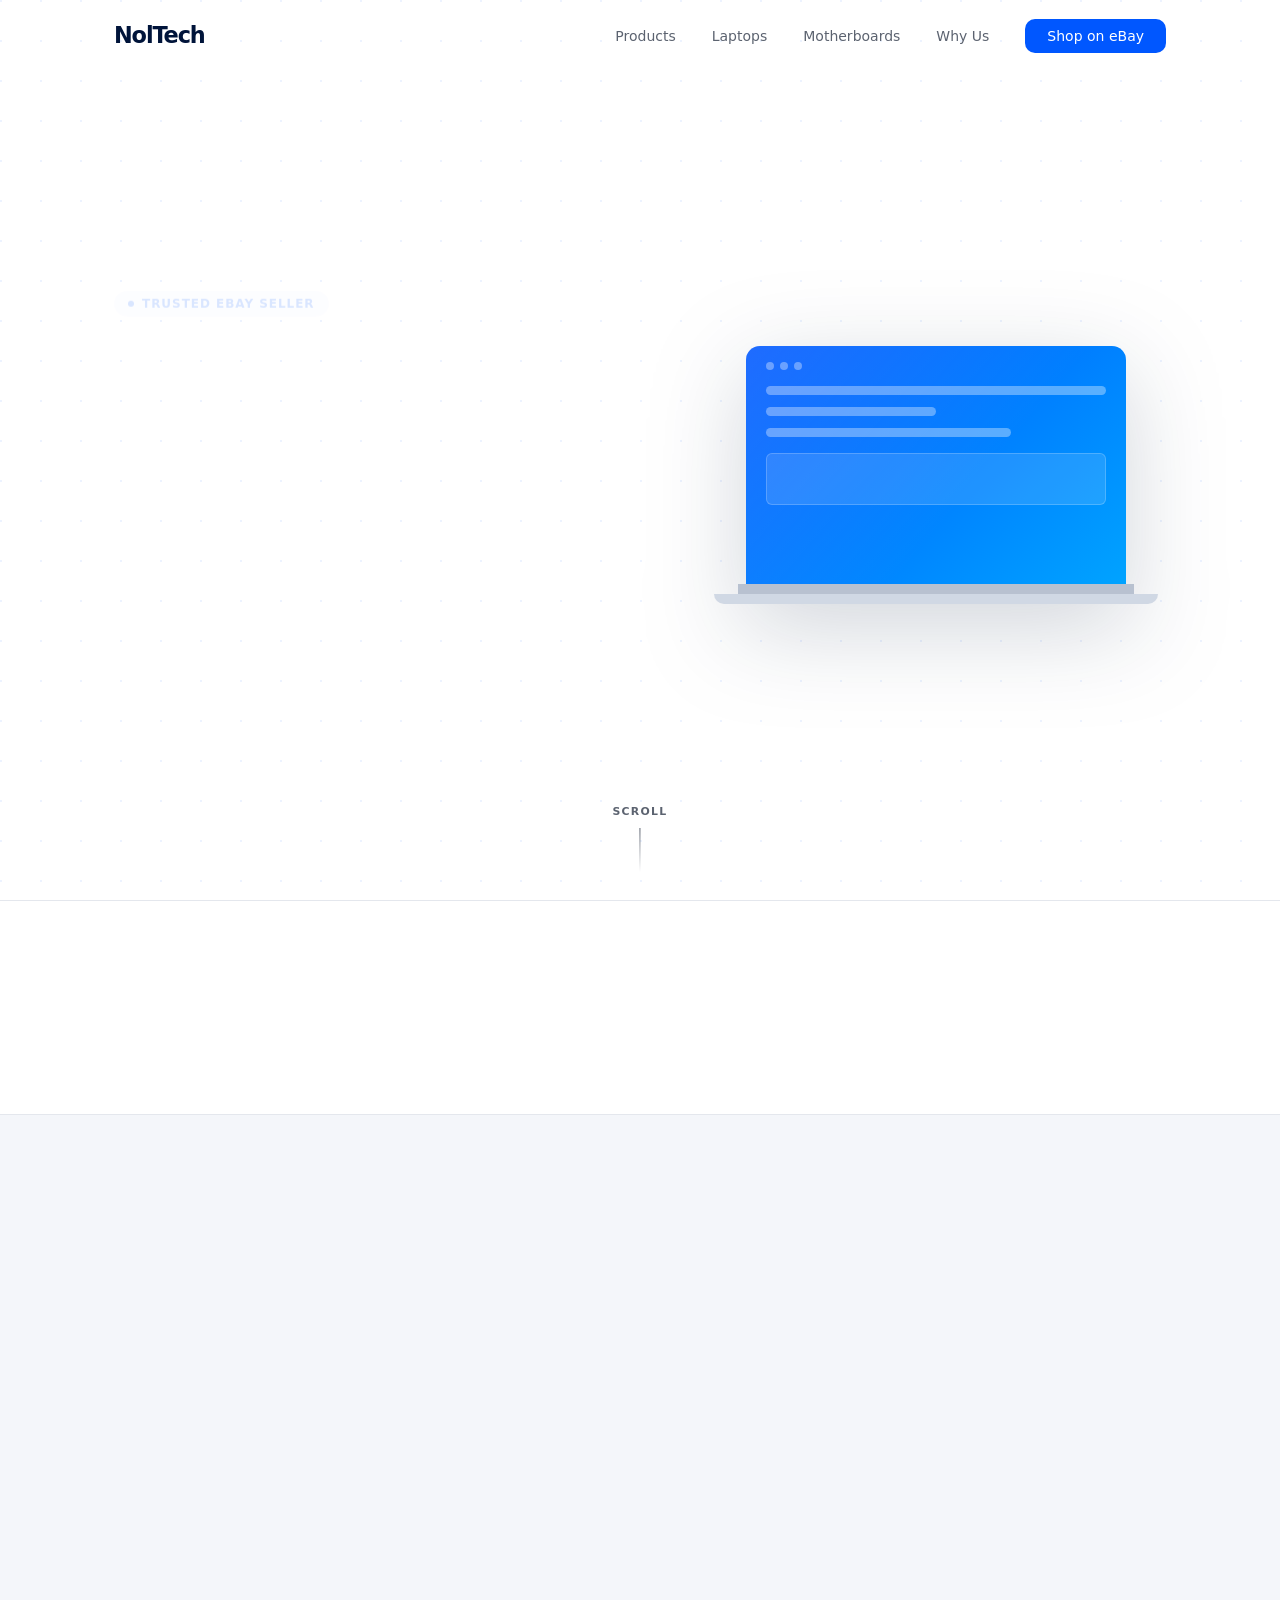
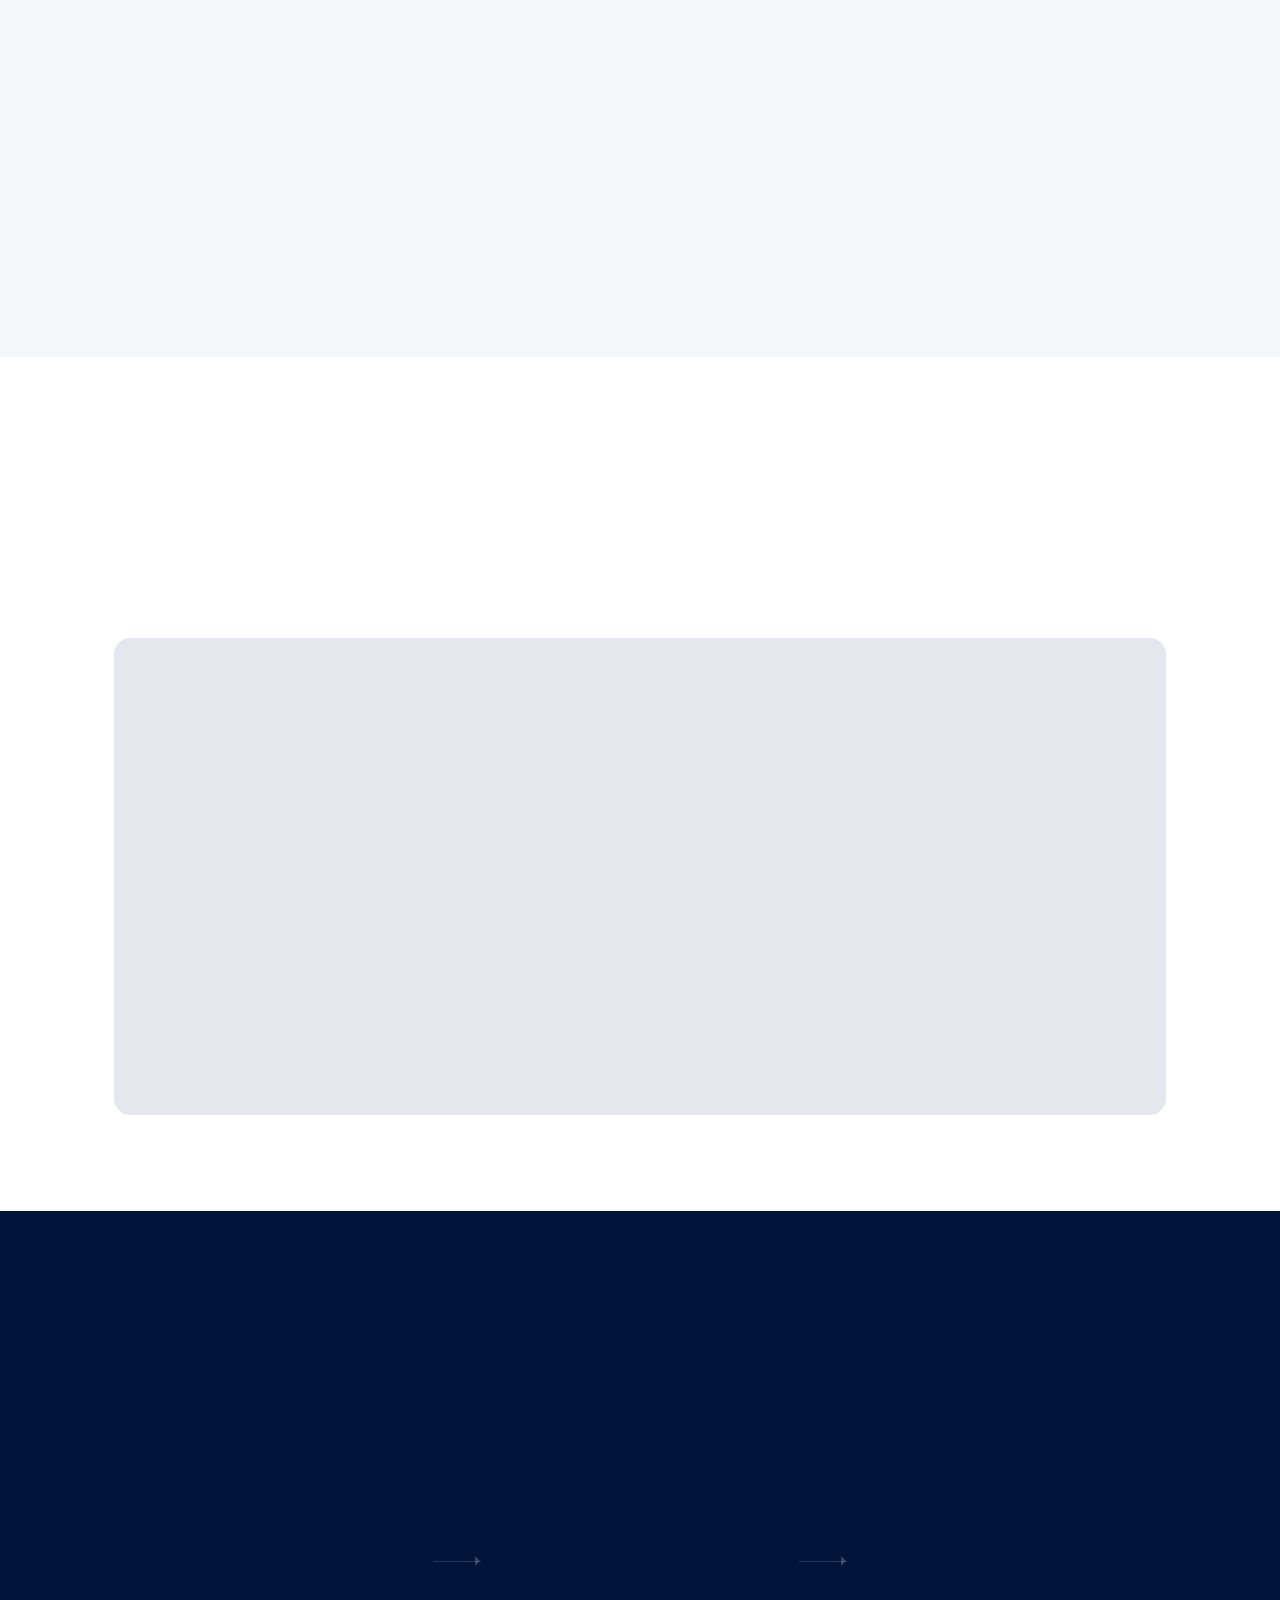
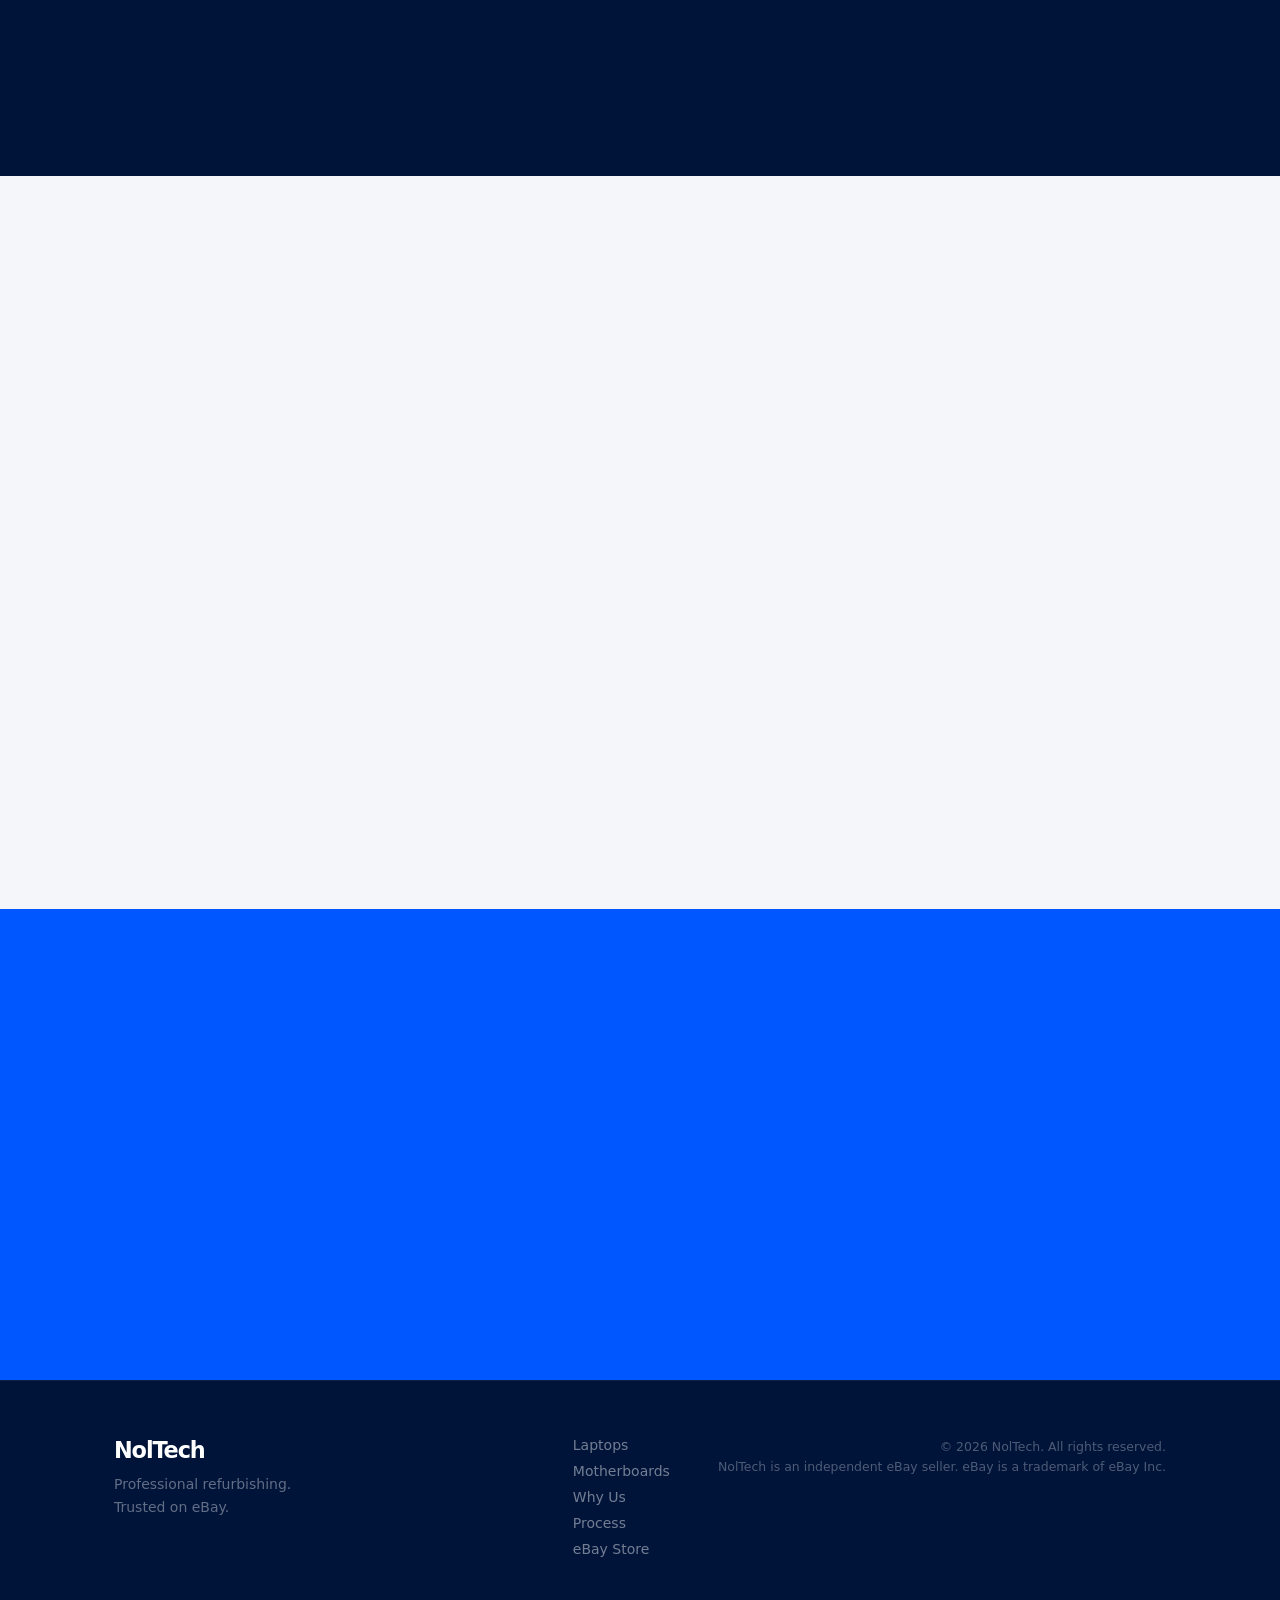
<file: index.html>
<!DOCTYPE html>
<html lang="en">
<head>
  <meta charset="UTF-8">
  <meta name="viewport" content="width=device-width, initial-scale=1.0">

  <!-- Security headers (meta equivalents for GitHub Pages) -->
  <meta http-equiv="Content-Security-Policy"
    content="default-src 'self'; script-src 'self'; style-src 'self'; img-src 'self' data: https:; connect-src 'none'; font-src 'self'; object-src 'none'; base-uri 'self'; form-action 'none'; frame-ancestors 'none';">
  <meta name="referrer" content="no-referrer">

  <title>NolTech | Refurbished Laptops &amp; Motherboards</title>
  <meta name="description" content="NolTech sells professionally refurbished laptops and motherboards on eBay. 500+ units sold, 99% positive feedback, ships in 48 hours. Quality tested refurbished tech at affordable prices.">

  <!-- Open Graph / Social sharing -->
  <meta property="og:type"        content="website">
  <meta property="og:url"         content="https://noltech.org/">
  <meta property="og:title"       content="NolTech | Refurbished Laptops &amp; Motherboards">
  <meta property="og:description" content="Professional refurbished laptops and motherboards. 500+ units sold, 99% positive feedback. Backed by eBay Buyer Protection.">
  <meta property="og:image"       content="https://noltech.org/img/og-image.svg">
  <meta property="og:image:width"  content="1200">
  <meta property="og:image:height" content="630">
  <meta property="og:site_name"   content="NolTech">

  <!-- Twitter / X card -->
  <meta name="twitter:card"        content="summary_large_image">
  <meta name="twitter:title"       content="NolTech | Refurbished Laptops &amp; Motherboards">
  <meta name="twitter:description" content="Professional refurbished laptops and motherboards. 500+ units sold, 99% positive feedback. Backed by eBay Buyer Protection.">
  <meta name="twitter:image"       content="https://noltech.org/img/og-image.svg">

  <!-- Prevent MIME sniffing (best-effort via meta) -->
  <meta http-equiv="X-Content-Type-Options" content="nosniff">

  <!-- Favicon -->
  <link rel="icon" type="image/svg+xml" href="img/favicon.svg">
  <link rel="shortcut icon" href="img/favicon.svg">

  <!-- Schema.org structured data -->
  <script type="application/ld+json">
  {
    "@context": "https://schema.org",
    "@type": "Store",
    "name": "NolTech",
    "url": "https://noltech.org",
    "logo": "https://noltech.org/img/favicon.svg",
    "image": "https://noltech.org/img/og-image.svg",
    "description": "NolTech professionally refurbishes laptops and motherboards, sold on eBay with fast shipping and 100% tested quality.",
    "address": {
      "@type": "PostalAddress",
      "addressLocality": "Los Angeles",
      "addressRegion": "CA",
      "addressCountry": "US"
    },
    "sameAs": [
      "https://www.ebay.com/str/noltech"
    ],
    "hasOfferCatalog": {
      "@type": "OfferCatalog",
      "name": "Refurbished Tech",
      "itemListElement": [
        {
          "@type": "OfferCatalog",
          "name": "Refurbished Laptops"
        },
        {
          "@type": "OfferCatalog",
          "name": "Refurbished Motherboards"
        }
      ]
    },
    "aggregateRating": {
      "@type": "AggregateRating",
      "ratingValue": "4.9",
      "reviewCount": "500",
      "bestRating": "5"
    }
  }
  </script>

  <link rel="stylesheet" href="css/styles.css">
</head>
<body>

  <!-- ===== NAV ===== -->
  <header class="nav" role="banner">
    <div class="container">
      <div class="nav-inner">
        <a href="#home" class="logo" aria-label="NolTech - back to top">NolTech</a>
        <nav aria-label="Main navigation">
          <ul class="nav-links" role="list" id="nav-links">
            <li><a href="#products">Products</a></li>
            <li><a href="laptops.html">Laptops</a></li>
            <li><a href="motherboards.html">Motherboards</a></li>
            <li><a href="#why">Why Us</a></li>
            <li>
<a href="https://www.ebay.com/str/noltech" class="btn-nav"
                 rel="noopener noreferrer nofollow" target="_blank">
                Shop on eBay
              </a>
            </li>
          </ul>
        </nav>
        <button class="menu-toggle" aria-label="Toggle navigation menu"
                aria-expanded="false" aria-controls="nav-links">
          <span aria-hidden="true"></span>
          <span aria-hidden="true"></span>
          <span aria-hidden="true"></span>
        </button>
      </div>
    </div>
  </header>

  <main>

    <!-- ===== HERO ===== -->
    <section class="hero" id="home" aria-labelledby="hero-heading">
      <div class="container">
        <div class="hero-content">
          <div class="hero-badge reveal" aria-hidden="true">Trusted eBay Seller</div>
          <h1 class="hero-title reveal" id="hero-heading">
            Refurbished<br><span class="accent">Right.</span>
          </h1>
          <p class="hero-sub reveal">
            Premium laptops and motherboards, professionally inspected and tested.
            Quality tech at a fraction of the cost, backed by eBay Buyer Protection.
          </p>
          <div class="hero-cta reveal">
<a href="https://www.ebay.com/str/noltech" class="btn-primary"
               rel="noopener noreferrer nofollow" target="_blank">
              Shop on eBay
            </a>
            <a href="#products" class="btn-ghost">See Products</a>
          </div>
        </div>

        <div class="hero-visual" aria-hidden="true">
          <div class="device-mockup">
            <div class="device-screen">
              <div class="screen-chrome">
                <span class="dot"></span><span class="dot"></span><span class="dot"></span>
              </div>
              <div class="screen-content">
                <div class="screen-bar"></div>
                <div class="screen-bar short"></div>
                <div class="screen-bar medium"></div>
                <div class="screen-block"></div>
              </div>
            </div>
            <div class="device-hinge"></div>
            <div class="device-base"></div>
          </div>
        </div>
      </div>

      <div class="scroll-cue" aria-hidden="true">
        <span>Scroll</span>
        <div class="scroll-line"></div>
      </div>
    </section>

    <!-- ===== STATS ===== -->
    <section class="stats" aria-label="Company statistics">
      <div class="container">
        <div class="stats-grid">
          <div class="stat-item reveal">
            <div class="stat-row">
              <span class="stat-number" data-count="500">0</span>
              <span class="stat-affix">+</span>
            </div>
            <div class="stat-label">Units Sold</div>
          </div>
          <div class="stat-item reveal">
            <div class="stat-row">
              <span class="stat-number" data-count="99">0</span>
              <span class="stat-affix">%</span>
            </div>
            <div class="stat-label">Positive Feedback</div>
          </div>
          <div class="stat-item reveal">
            <div class="stat-row">
              <span class="stat-number" data-count="48">0</span>
              <span class="stat-affix">hr</span>
            </div>
            <div class="stat-label">Avg. Ship Time</div>
          </div>
          <div class="stat-item reveal">
            <div class="stat-row">
              <span class="stat-number" data-count="100">0</span>
              <span class="stat-affix">%</span>
            </div>
            <div class="stat-label">Tested &amp; Verified</div>
          </div>
        </div>
      </div>
    </section>

    <!-- ===== PRODUCTS ===== -->
    <section class="products" id="products" aria-labelledby="products-heading">
      <div class="container">
        <div class="section-header reveal">
          <span class="tag">What We Sell</span>
          <h2 id="products-heading">Our Products</h2>
          <p>Every unit is cleaned, tested, and ready to ship before it ever reaches your door.</p>
        </div>
        <div class="products-grid">

          <article class="product-card reveal" aria-label="Laptops">
            <div class="product-icon" aria-hidden="true">
              <svg viewBox="0 0 48 48" fill="none" stroke="currentColor" stroke-width="1.5" stroke-linecap="round" stroke-linejoin="round">
                <rect x="5" y="8" width="38" height="26" rx="2"/>
                <rect x="9" y="12" width="30" height="18" rx="1" fill="currentColor" opacity="0.08"/>
                <path d="M17 34l-2.5 6h19L31 34"/>
                <line x1="3" y1="40" x2="45" y2="40"/>
              </svg>
            </div>
            <h3>Laptops</h3>
            <p>Business-grade laptops from top brands, cleaned, upgraded, and ready for work, school, or everyday use.</p>
            <ul class="features" role="list">
              <li>Deep-cleaned &amp; sanitized</li>
              <li>Battery health verified</li>
              <li>Fresh OS install</li>
              <li>All ports &amp; keys tested</li>
            </ul>
            <a href="https://www.ebay.com/str/noltech" class="btn-link"
               rel="noopener noreferrer nofollow" target="_blank">
              Browse Laptops &rarr;
            </a>
          </article>

          <article class="product-card featured reveal" aria-label="Motherboards">
            <div class="featured-badge">Popular</div>
            <div class="product-icon" aria-hidden="true">
              <svg viewBox="0 0 48 48" fill="none" stroke="currentColor" stroke-width="1.5" stroke-linecap="round" stroke-linejoin="round">
                <rect x="4" y="4" width="40" height="40" rx="2"/>
                <rect x="10" y="10" width="12" height="12" rx="1"/>
                <rect x="26" y="10" width="12" height="6" rx="1"/>
                <rect x="26" y="20" width="12" height="6" rx="1"/>
                <rect x="10" y="26" width="28" height="4" rx="1"/>
                <rect x="10" y="34" width="8" height="6" rx="1"/>
                <rect x="22" y="34" width="8" height="6" rx="1"/>
                <rect x="34" y="34" width="6" height="6" rx="1"/>
              </svg>
            </div>
            <h3>Motherboards</h3>
            <p>Tested desktop and server motherboards for builders and repair technicians. Multiple socket types in stock.</p>
            <ul class="features" role="list">
              <li>Full POST verified</li>
              <li>All slots &amp; ports tested</li>
              <li>Capacitors inspected</li>
              <li>Compatible CPU listed</li>
            </ul>
            <a href="https://www.ebay.com/str/noltech" class="btn-link"
               rel="noopener noreferrer nofollow" target="_blank">
              Browse Motherboards &rarr;
            </a>
          </article>

        </div>
      </div>
    </section>

    <!-- ===== WHY ===== -->
    <section class="why" id="why" aria-labelledby="why-heading">
      <div class="container">
        <div class="section-header reveal">
          <span class="tag">Why Choose Refurbished</span>
          <h2 id="why-heading">Smart Tech.<br>Better Price.</h2>
        </div>
        <div class="why-grid">
          <div class="why-card reveal">
            <div class="why-num" aria-hidden="true">01</div>
            <h3>Save Up to 70%</h3>
            <p>Get the same performance at a fraction of the retail cost. More money stays in your pocket.</p>
          </div>
          <div class="why-card reveal">
            <div class="why-num" aria-hidden="true">02</div>
            <h3>eBay Buyer Protection</h3>
            <p>Every purchase is covered by eBay's Money Back Guarantee. Shop with complete confidence.</p>
          </div>
          <div class="why-card reveal">
            <div class="why-num" aria-hidden="true">03</div>
            <h3>Fully Tested</h3>
            <p>We don't guess, we verify. Each unit passes a strict checklist before it ever ships.</p>
          </div>
          <div class="why-card reveal">
            <div class="why-num" aria-hidden="true">04</div>
            <h3>Better for the Planet</h3>
            <p>Refurbishing extends the life of electronics and keeps working hardware out of landfills.</p>
          </div>
        </div>
      </div>
    </section>

    <!-- ===== HOW IT WORKS ===== -->
    <section class="how" id="how" aria-labelledby="how-heading">
      <div class="container">
        <div class="section-header reveal">
          <span class="tag light">The Process</span>
          <h2 id="how-heading">How It Works</h2>
        </div>
        <div class="steps" role="list">
          <div class="step reveal" role="listitem">
            <div class="step-num" aria-hidden="true">1</div>
            <h3>Source &amp; Inspect</h3>
            <p>We acquire units and run every one through a rigorous inspection process, no cutting corners.</p>
          </div>
          <div class="step-connector" aria-hidden="true"></div>
          <div class="step reveal" role="listitem">
            <div class="step-num" aria-hidden="true">2</div>
            <h3>Clean &amp; Repair</h3>
            <p>Units are fully cleaned, any faults repaired, and hardware upgraded to meet our quality bar.</p>
          </div>
          <div class="step-connector" aria-hidden="true"></div>
          <div class="step reveal" role="listitem">
            <div class="step-num" aria-hidden="true">3</div>
            <h3>Buy &amp; Save</h3>
            <p>Browse our eBay listings, pick your device, and get it fast, with eBay buyer protection included.</p>
          </div>
        </div>
      </div>
    </section>

    <!-- ===== FAQ ===== -->
    <section class="faq" id="faq" aria-labelledby="faq-heading">
      <div class="container">
        <div class="section-header reveal">
          <span class="tag">FAQ</span>
          <h2 id="faq-heading">Common Questions</h2>
        </div>
        <div class="faq-list">
          <div class="faq-item reveal">
            <button class="faq-question" aria-expanded="false">
              Are refurbished laptops reliable?
              <span class="faq-icon" aria-hidden="true">+</span>
            </button>
            <div class="faq-answer" hidden>
              <p>Yes. Every laptop we sell is fully tested before shipping: battery, screen, keyboard, ports, and internals. We only list units that meet our quality standard. If something isn't right, we fix it or don't sell it.</p>
            </div>
          </div>
          <div class="faq-item reveal">
            <button class="faq-question" aria-expanded="false">
              What condition are the items in?
              <span class="faq-icon" aria-hidden="true">+</span>
            </button>
            <div class="faq-answer" hidden>
              <p>Each listing includes an honest condition grade and real photos. Most items show normal signs of previous use but are fully functional. We describe exactly what you're getting, no surprises.</p>
            </div>
          </div>
          <div class="faq-item reveal">
            <button class="faq-question" aria-expanded="false">
              What if something is wrong with my order?
              <span class="faq-icon" aria-hidden="true">+</span>
            </button>
            <div class="faq-answer" hidden>
              <p>All purchases are made through eBay and are covered by eBay's Money Back Guarantee. If an item doesn't match its description, you're fully protected. We also respond quickly to any messages.</p>
            </div>
          </div>
          <div class="faq-item reveal">
            <button class="faq-question" aria-expanded="false">
              How fast do you ship?
              <span class="faq-icon" aria-hidden="true">+</span>
            </button>
            <div class="faq-answer" hidden>
              <p>We typically ship within 48 hours of payment. Tracking is provided on every order so you can follow your package the whole way.</p>
            </div>
          </div>
          <div class="faq-item reveal">
            <button class="faq-question" aria-expanded="false">
              Do you sell motherboards for specific socket types?
              <span class="faq-icon" aria-hidden="true">+</span>
            </button>
            <div class="faq-answer" hidden>
              <p>Yes. Our eBay listings specify the socket type, compatible CPUs, and form factor for every motherboard. Check our store for current stock as inventory changes frequently.</p>
            </div>
          </div>
          <div class="faq-item reveal">
            <button class="faq-question" aria-expanded="false">
              Why buy refurbished instead of new?
              <span class="faq-icon" aria-hidden="true">+</span>
            </button>
            <div class="faq-answer" hidden>
              <p>Refurbished tech can save you 40-70% compared to buying new, while delivering the same performance. It's also better for the environment, extending the life of hardware keeps it out of landfills.</p>
            </div>
          </div>
        </div>
      </div>
    </section>

    <!-- ===== EBAY CTA ===== -->
    <section class="cta-section" aria-labelledby="cta-heading">
      <div class="container">
        <div class="cta-inner reveal">
          <div class="cta-text">
            <span class="tag light">Shop Now</span>
            <h2 id="cta-heading">Find Your Next<br>Device on eBay</h2>
            <p>All listings include real photos, full specs, and honest condition grading. No surprises.</p>
<a href="https://www.ebay.com/str/noltech" class="btn-primary white"
               rel="noopener noreferrer nofollow" target="_blank">
              Visit NolTech on eBay &rarr;
            </a>
          </div>
          <div class="cta-graphic" aria-hidden="true">
            <div class="card-stack">
              <div class="mini-card c1">
                <div class="mc-bar"></div>
                <div class="mc-bar short"></div>
                <div class="mc-price">$149</div>
              </div>
              <div class="mini-card c2">
                <div class="mc-bar"></div>
                <div class="mc-bar short"></div>
                <div class="mc-price">$89</div>
              </div>
              <div class="mini-card c3">
                <div class="mc-bar"></div>
                <div class="mc-bar short"></div>
                <div class="mc-price">$219</div>
              </div>
            </div>
          </div>
        </div>
      </div>
    </section>

  </main>

  <!-- ===== FOOTER ===== -->
  <footer class="footer" role="contentinfo">
    <div class="container">
      <div class="footer-inner">
        <div class="footer-brand">
          <a href="#home" class="logo" aria-label="NolTech - back to top">NolTech</a>
          <p>Professional refurbishing.<br>Trusted on eBay.</p>
        </div>
        <nav class="footer-nav" aria-label="Footer navigation">
          <a href="laptops.html">Laptops</a>
          <a href="motherboards.html">Motherboards</a>
          <a href="#why">Why Us</a>
          <a href="#how">Process</a>
          <a href="https://www.ebay.com/str/noltech"
             rel="noopener noreferrer nofollow" target="_blank">eBay Store</a>
        </nav>
        <div class="footer-legal">
          <p>&copy; 2026 NolTech. All rights reserved.</p>
          <p>NolTech is an independent eBay seller. eBay is a trademark of eBay Inc.</p>
        </div>
      </div>
    </div>
  </footer>

  <script src="js/main.js"></script>
</body>
</html>
</file>
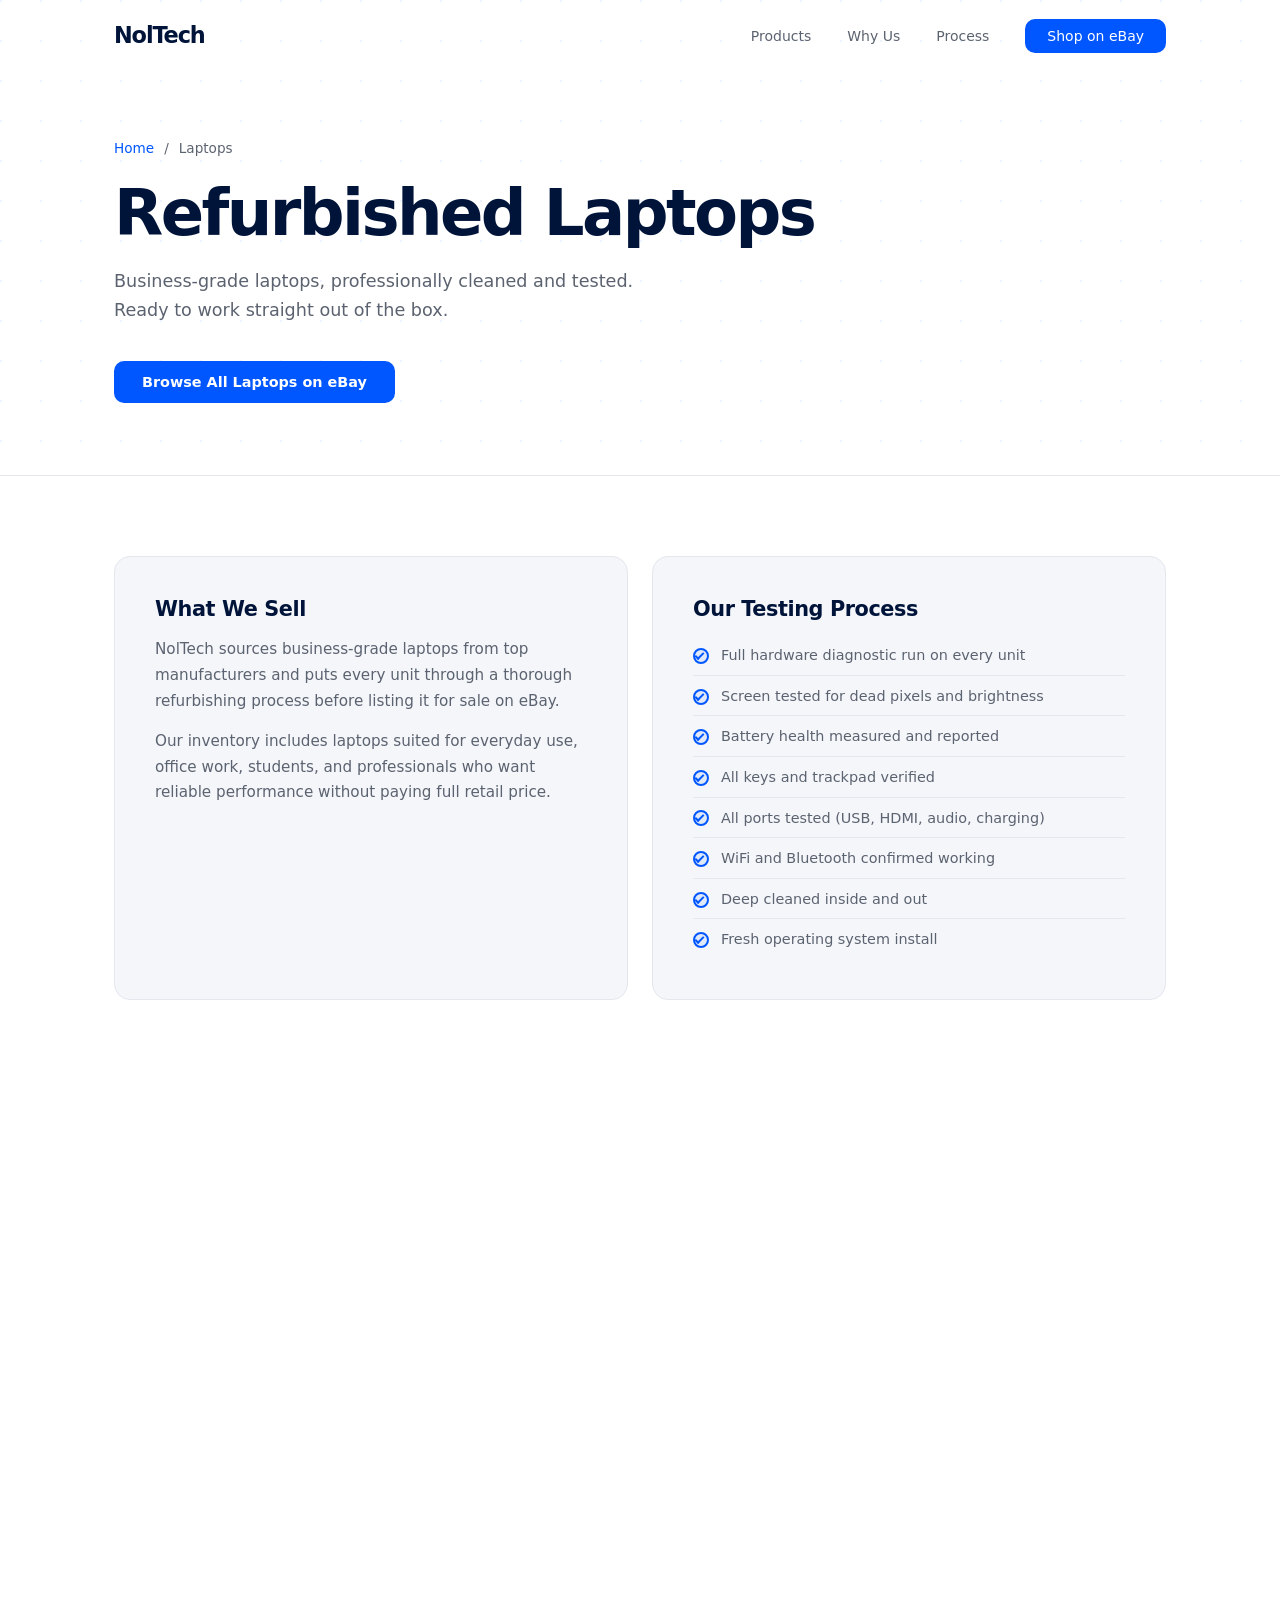
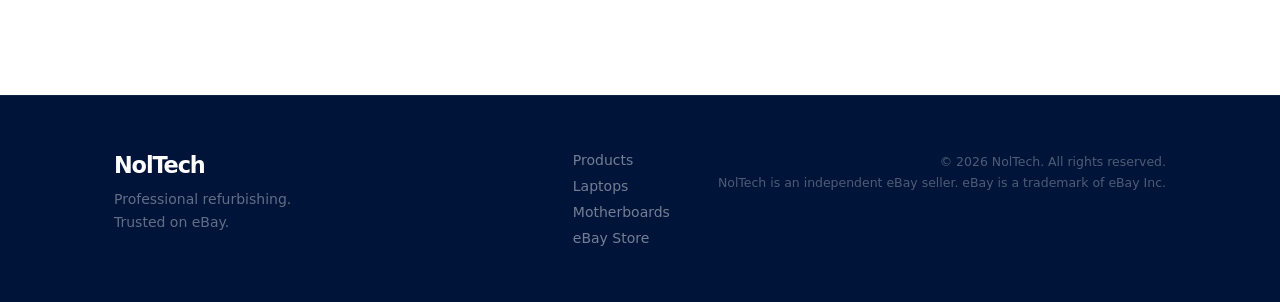
<file: laptops.html>
<!DOCTYPE html>
<html lang="en">
<head>
  <meta charset="UTF-8">
  <meta name="viewport" content="width=device-width, initial-scale=1.0">

  <meta http-equiv="Content-Security-Policy"
    content="default-src 'self'; script-src 'self'; style-src 'self'; img-src 'self' data: https:; connect-src 'none'; font-src 'self'; object-src 'none'; base-uri 'self'; form-action 'none'; frame-ancestors 'none';">
  <meta name="referrer" content="no-referrer">

  <title>Refurbished Laptops | NolTech</title>
  <meta name="description" content="Shop professionally refurbished laptops from NolTech on eBay. Business-grade laptops cleaned, tested, and ready to ship. Save up to 70% vs buying new.">

  <meta property="og:type"        content="website">
  <meta property="og:url"         content="https://noltech.org/laptops.html">
  <meta property="og:title"       content="Refurbished Laptops | NolTech">
  <meta property="og:description" content="Shop professionally refurbished laptops from NolTech. Cleaned, tested, and backed by eBay Buyer Protection.">
  <meta property="og:image"       content="https://noltech.org/img/og-image.svg">
  <meta property="og:site_name"   content="NolTech">

  <meta http-equiv="X-Content-Type-Options" content="nosniff">

  <script type="application/ld+json">
  {
    "@context": "https://schema.org",
    "@type": "ItemPage",
    "name": "Refurbished Laptops",
    "url": "https://noltech.org/laptops.html",
    "description": "Professionally refurbished laptops sold by NolTech on eBay.",
    "breadcrumb": {
      "@type": "BreadcrumbList",
      "itemListElement": [
        { "@type": "ListItem", "position": 1, "name": "Home", "item": "https://noltech.org" },
        { "@type": "ListItem", "position": 2, "name": "Laptops", "item": "https://noltech.org/laptops.html" }
      ]
    },
    "mainEntity": {
      "@type": "Product",
      "name": "Refurbished Laptops",
      "brand": { "@type": "Brand", "name": "NolTech" },
      "description": "Business-grade refurbished laptops, professionally cleaned and tested. Battery health verified, fresh OS install, all ports tested.",
      "offers": {
        "@type": "AggregateOffer",
        "priceCurrency": "USD",
        "availability": "https://schema.org/InStock",
        "seller": { "@type": "Organization", "name": "NolTech" }
      }
    }
  }
  </script>

  <link rel="icon" type="image/svg+xml" href="img/favicon.svg">
  <link rel="shortcut icon" href="img/favicon.svg">
  <link rel="stylesheet" href="css/styles.css">
  <link rel="stylesheet" href="css/page.css">
</head>
<body>

  <header class="nav" role="banner">
    <div class="container">
      <div class="nav-inner">
        <a href="index.html" class="logo" aria-label="NolTech - back to home">NolTech</a>
        <nav aria-label="Main navigation">
          <ul class="nav-links" role="list" id="nav-links">
            <li><a href="index.html#products">Products</a></li>
            <li><a href="index.html#why">Why Us</a></li>
            <li><a href="index.html#how">Process</a></li>
            <li>
              <a href="https://www.ebay.com/str/noltech" class="btn-nav"
                 rel="noopener noreferrer nofollow" target="_blank">
                Shop on eBay
              </a>
            </li>
          </ul>
        </nav>
        <button class="menu-toggle" aria-label="Toggle navigation menu"
                aria-expanded="false" aria-controls="nav-links">
          <span aria-hidden="true"></span>
          <span aria-hidden="true"></span>
          <span aria-hidden="true"></span>
        </button>
      </div>
    </div>
  </header>

  <main>

    <section class="page-hero">
      <div class="container">
        <nav class="breadcrumb" aria-label="Breadcrumb">
          <a href="index.html">Home</a>
          <span aria-hidden="true">/</span>
          <span aria-current="page">Laptops</span>
        </nav>
        <h1 class="reveal">Refurbished Laptops</h1>
        <p class="reveal">Business-grade laptops, professionally cleaned and tested. Ready to work straight out of the box.</p>
        <a href="https://www.ebay.com/str/noltech" class="btn-primary reveal"
           rel="noopener noreferrer nofollow" target="_blank">
          Browse All Laptops on eBay
        </a>
      </div>
    </section>

    <section class="page-content">
      <div class="container">

        <div class="info-grid">
          <div class="info-card reveal">
            <h2>What We Sell</h2>
            <p>NolTech sources business-grade laptops from top manufacturers and puts every unit through a thorough refurbishing process before listing it for sale on eBay.</p>
            <p>Our inventory includes laptops suited for everyday use, office work, students, and professionals who want reliable performance without paying full retail price.</p>
          </div>

          <div class="info-card reveal">
            <h2>Our Testing Process</h2>
            <ul class="check-list" role="list">
              <li>Full hardware diagnostic run on every unit</li>
              <li>Screen tested for dead pixels and brightness</li>
              <li>Battery health measured and reported</li>
              <li>All keys and trackpad verified</li>
              <li>All ports tested (USB, HDMI, audio, charging)</li>
              <li>WiFi and Bluetooth confirmed working</li>
              <li>Deep cleaned inside and out</li>
              <li>Fresh operating system install</li>
            </ul>
          </div>
        </div>

        <div class="faq-block reveal">
          <h2>Laptop FAQs</h2>
          <div class="faq-list">
            <div class="faq-item">
              <button class="faq-question" aria-expanded="false">
                What brands do you carry?
                <span class="faq-icon" aria-hidden="true">+</span>
              </button>
              <div class="faq-answer" hidden>
                <p>We carry laptops from major brands including Dell, HP, Lenovo, and others. Check our eBay store for current stock as inventory changes regularly.</p>
              </div>
            </div>
            <div class="faq-item">
              <button class="faq-question" aria-expanded="false">
                Do the laptops come with an operating system?
                <span class="faq-icon" aria-hidden="true">+</span>
              </button>
              <div class="faq-answer" hidden>
                <p>Most laptops include a fresh Windows install. Each listing specifies what OS is included. Check the individual listing for details.</p>
              </div>
            </div>
            <div class="faq-item">
              <button class="faq-question" aria-expanded="false">
                Can I upgrade the RAM or storage?
                <span class="faq-icon" aria-hidden="true">+</span>
              </button>
              <div class="faq-answer" hidden>
                <p>Many of our laptops support RAM and SSD upgrades. The listing will note the current specs. Message us on eBay if you have specific upgrade questions before purchasing.</p>
              </div>
            </div>
            <div class="faq-item">
              <button class="faq-question" aria-expanded="false">
                What if the laptop has an issue when it arrives?
                <span class="faq-icon" aria-hidden="true">+</span>
              </button>
              <div class="faq-answer" hidden>
                <p>All purchases are covered by eBay's Money Back Guarantee. If the item doesn't match the description, you're fully protected. Message us and we'll resolve it quickly.</p>
              </div>
            </div>
          </div>
        </div>

        <div class="cta-bar reveal">
          <div>
            <h2>Ready to find your laptop?</h2>
            <p>Browse our full inventory on eBay with real photos and honest condition grading.</p>
          </div>
          <a href="https://www.ebay.com/str/noltech" class="btn-primary"
             rel="noopener noreferrer nofollow" target="_blank">
            Shop Laptops on eBay
          </a>
        </div>

      </div>
    </section>

  </main>

  <footer class="footer" role="contentinfo">
    <div class="container">
      <div class="footer-inner">
        <div class="footer-brand">
          <a href="index.html" class="logo" aria-label="NolTech - back to home">NolTech</a>
          <p>Professional refurbishing.<br>Trusted on eBay.</p>
        </div>
        <nav class="footer-nav" aria-label="Footer navigation">
          <a href="index.html#products">Products</a>
          <a href="laptops.html">Laptops</a>
          <a href="motherboards.html">Motherboards</a>
          <a href="https://www.ebay.com/str/noltech"
             rel="noopener noreferrer nofollow" target="_blank">eBay Store</a>
        </nav>
        <div class="footer-legal">
          <p>&copy; 2026 NolTech. All rights reserved.</p>
          <p>NolTech is an independent eBay seller. eBay is a trademark of eBay Inc.</p>
        </div>
      </div>
    </div>
  </footer>

  <script src="js/main.js"></script>
</body>
</html>
</file>
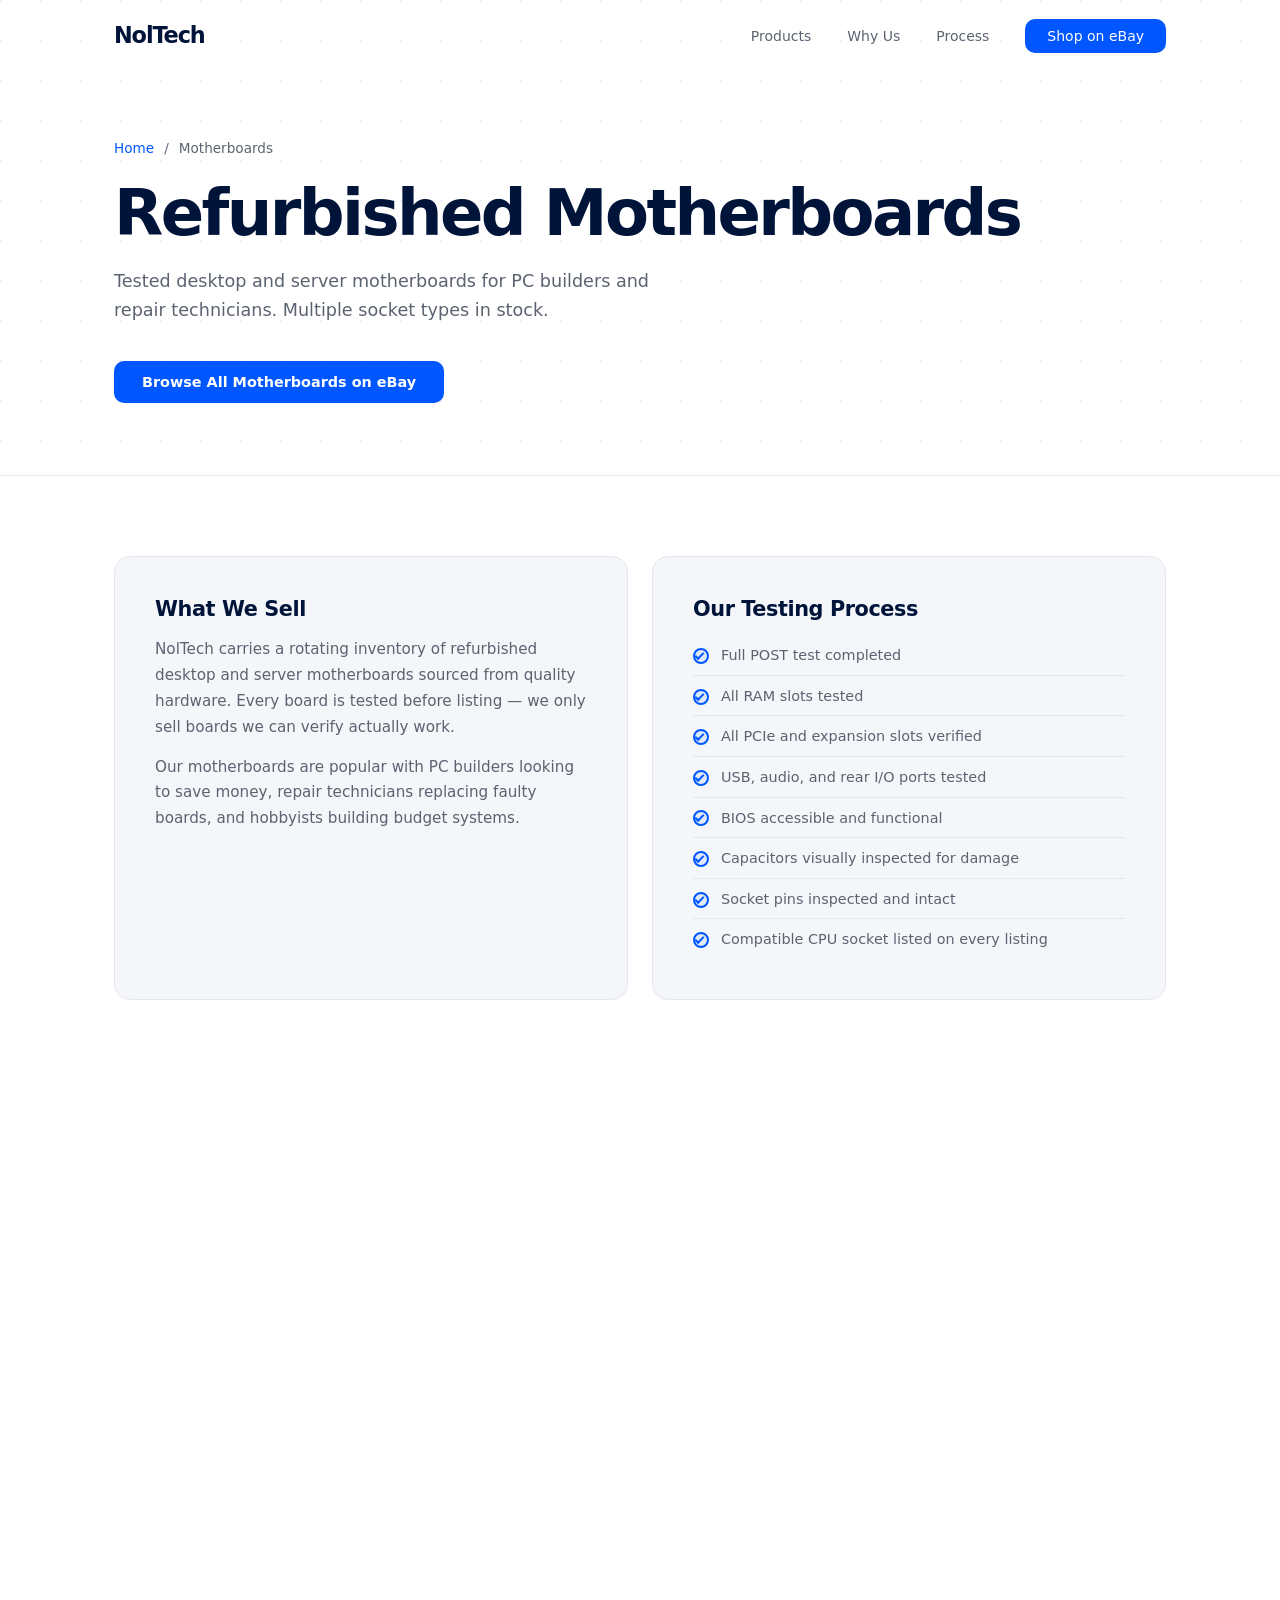
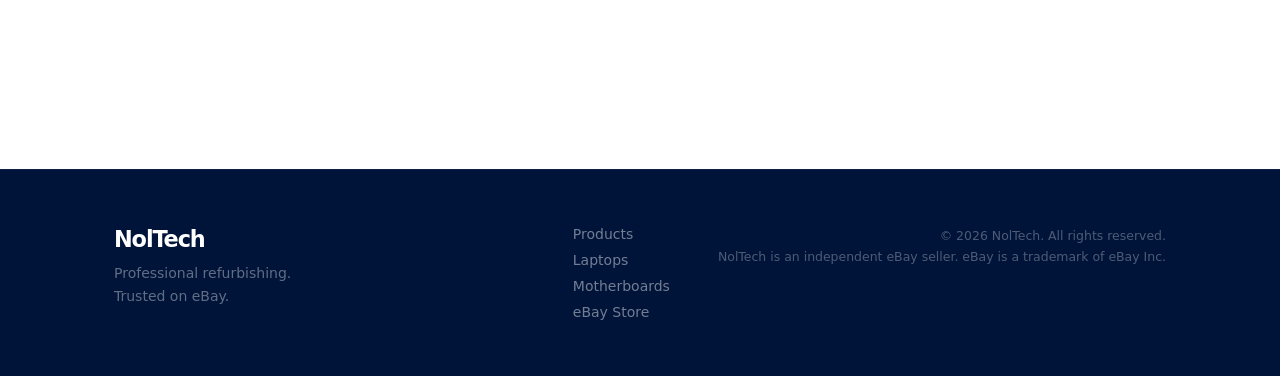
<file: motherboards.html>
<!DOCTYPE html>
<html lang="en">
<head>
  <meta charset="UTF-8">
  <meta name="viewport" content="width=device-width, initial-scale=1.0">

  <meta http-equiv="Content-Security-Policy"
    content="default-src 'self'; script-src 'self'; style-src 'self'; img-src 'self' data: https:; connect-src 'none'; font-src 'self'; object-src 'none'; base-uri 'self'; form-action 'none'; frame-ancestors 'none';">
  <meta name="referrer" content="no-referrer">

  <title>Refurbished Motherboards | NolTech</title>
  <meta name="description" content="Shop professionally tested refurbished motherboards from NolTech on eBay. Desktop and server boards, multiple socket types. POST tested and verified before shipping.">

  <meta property="og:type"        content="website">
  <meta property="og:url"         content="https://noltech.org/motherboards.html">
  <meta property="og:title"       content="Refurbished Motherboards | NolTech">
  <meta property="og:description" content="Tested refurbished motherboards for builders and repair techs. Multiple socket types. Backed by eBay Buyer Protection.">
  <meta property="og:image"       content="https://noltech.org/img/og-image.svg">
  <meta property="og:site_name"   content="NolTech">

  <meta http-equiv="X-Content-Type-Options" content="nosniff">

  <script type="application/ld+json">
  {
    "@context": "https://schema.org",
    "@type": "ItemPage",
    "name": "Refurbished Motherboards",
    "url": "https://noltech.org/motherboards.html",
    "description": "Professionally tested refurbished motherboards sold by NolTech on eBay.",
    "breadcrumb": {
      "@type": "BreadcrumbList",
      "itemListElement": [
        { "@type": "ListItem", "position": 1, "name": "Home", "item": "https://noltech.org" },
        { "@type": "ListItem", "position": 2, "name": "Motherboards", "item": "https://noltech.org/motherboards.html" }
      ]
    },
    "mainEntity": {
      "@type": "Product",
      "name": "Refurbished Motherboards",
      "brand": { "@type": "Brand", "name": "NolTech" },
      "description": "Desktop and server motherboards, POST tested and verified. All slots and ports tested, capacitors inspected, compatible CPU listed in every listing.",
      "offers": {
        "@type": "AggregateOffer",
        "priceCurrency": "USD",
        "availability": "https://schema.org/InStock",
        "seller": { "@type": "Organization", "name": "NolTech" }
      }
    }
  }
  </script>

  <link rel="icon" type="image/svg+xml" href="img/favicon.svg">
  <link rel="shortcut icon" href="img/favicon.svg">
  <link rel="stylesheet" href="css/styles.css">
  <link rel="stylesheet" href="css/page.css">
</head>
<body>

  <header class="nav" role="banner">
    <div class="container">
      <div class="nav-inner">
        <a href="index.html" class="logo" aria-label="NolTech - back to home">NolTech</a>
        <nav aria-label="Main navigation">
          <ul class="nav-links" role="list" id="nav-links">
            <li><a href="index.html#products">Products</a></li>
            <li><a href="index.html#why">Why Us</a></li>
            <li><a href="index.html#how">Process</a></li>
            <li>
              <a href="https://www.ebay.com/str/noltech" class="btn-nav"
                 rel="noopener noreferrer nofollow" target="_blank">
                Shop on eBay
              </a>
            </li>
          </ul>
        </nav>
        <button class="menu-toggle" aria-label="Toggle navigation menu"
                aria-expanded="false" aria-controls="nav-links">
          <span aria-hidden="true"></span>
          <span aria-hidden="true"></span>
          <span aria-hidden="true"></span>
        </button>
      </div>
    </div>
  </header>

  <main>

    <section class="page-hero">
      <div class="container">
        <nav class="breadcrumb" aria-label="Breadcrumb">
          <a href="index.html">Home</a>
          <span aria-hidden="true">/</span>
          <span aria-current="page">Motherboards</span>
        </nav>
        <h1 class="reveal">Refurbished Motherboards</h1>
        <p class="reveal">Tested desktop and server motherboards for PC builders and repair technicians. Multiple socket types in stock.</p>
        <a href="https://www.ebay.com/str/noltech" class="btn-primary reveal"
           rel="noopener noreferrer nofollow" target="_blank">
          Browse All Motherboards on eBay
        </a>
      </div>
    </section>

    <section class="page-content">
      <div class="container">

        <div class="info-grid">
          <div class="info-card reveal">
            <h2>What We Sell</h2>
            <p>NolTech carries a rotating inventory of refurbished desktop and server motherboards sourced from quality hardware. Every board is tested before listing — we only sell boards we can verify actually work.</p>
            <p>Our motherboards are popular with PC builders looking to save money, repair technicians replacing faulty boards, and hobbyists building budget systems.</p>
          </div>

          <div class="info-card reveal">
            <h2>Our Testing Process</h2>
            <ul class="check-list" role="list">
              <li>Full POST test completed</li>
              <li>All RAM slots tested</li>
              <li>All PCIe and expansion slots verified</li>
              <li>USB, audio, and rear I/O ports tested</li>
              <li>BIOS accessible and functional</li>
              <li>Capacitors visually inspected for damage</li>
              <li>Socket pins inspected and intact</li>
              <li>Compatible CPU socket listed on every listing</li>
            </ul>
          </div>
        </div>

        <div class="faq-block reveal">
          <h2>Motherboard FAQs</h2>
          <div class="faq-list">
            <div class="faq-item">
              <button class="faq-question" aria-expanded="false">
                What socket types do you carry?
                <span class="faq-icon" aria-hidden="true">+</span>
              </button>
              <div class="faq-answer" hidden>
                <p>Our inventory varies but typically includes Intel and AMD socket types across multiple generations. Check our eBay store for current stock and filter by socket type.</p>
              </div>
            </div>
            <div class="faq-item">
              <button class="faq-question" aria-expanded="false">
                Does the motherboard come with a CPU?
                <span class="faq-icon" aria-hidden="true">+</span>
              </button>
              <div class="faq-answer" hidden>
                <p>Most listings are board-only. Each listing clearly states what is included. The compatible CPU socket and chipset are always listed so you know what processor to pair with it.</p>
              </div>
            </div>
            <div class="faq-item">
              <button class="faq-question" aria-expanded="false">
                Are the boards suitable for repair shops?
                <span class="faq-icon" aria-hidden="true">+</span>
              </button>
              <div class="faq-answer" hidden>
                <p>Yes. Many of our customers are repair technicians who need replacement boards quickly and affordably. We sell in volume and can accommodate repeat buyers.</p>
              </div>
            </div>
            <div class="faq-item">
              <button class="faq-question" aria-expanded="false">
                What if the board doesn't POST when I receive it?
                <span class="faq-icon" aria-hidden="true">+</span>
              </button>
              <div class="faq-answer" hidden>
                <p>All purchases are covered by eBay's Money Back Guarantee. If the item doesn't match the description, you're fully protected. Message us on eBay and we'll make it right.</p>
              </div>
            </div>
          </div>
        </div>

        <div class="cta-bar reveal">
          <div>
            <h2>Looking for a specific board?</h2>
            <p>Browse our full motherboard inventory on eBay with real photos and detailed specs.</p>
          </div>
          <a href="https://www.ebay.com/str/noltech" class="btn-primary"
             rel="noopener noreferrer nofollow" target="_blank">
            Shop Motherboards on eBay
          </a>
        </div>

      </div>
    </section>

  </main>

  <footer class="footer" role="contentinfo">
    <div class="container">
      <div class="footer-inner">
        <div class="footer-brand">
          <a href="index.html" class="logo" aria-label="NolTech - back to home">NolTech</a>
          <p>Professional refurbishing.<br>Trusted on eBay.</p>
        </div>
        <nav class="footer-nav" aria-label="Footer navigation">
          <a href="index.html#products">Products</a>
          <a href="laptops.html">Laptops</a>
          <a href="motherboards.html">Motherboards</a>
          <a href="https://www.ebay.com/str/noltech"
             rel="noopener noreferrer nofollow" target="_blank">eBay Store</a>
        </nav>
        <div class="footer-legal">
          <p>&copy; 2026 NolTech. All rights reserved.</p>
          <p>NolTech is an independent eBay seller. eBay is a trademark of eBay Inc.</p>
        </div>
      </div>
    </div>
  </footer>

  <script src="js/main.js"></script>
</body>
</html>
</file>
<file: css/styles.css>
/* =============================================
   NolTech - Landing Page Styles
   Bright, minimalist. No purple gradients,
   no centered slop, no Inter font.
   ============================================= */

/* 1. Custom Properties
   ============================================= */
:root {
  --blue:        #0057FF;
  --blue-dk:     #0041CC;
  --blue-lt:     rgba(0, 87, 255, 0.08);
  --navy:        #00143A;
  --navy-mid:    #001F5A;
  --cyan:        #00C2FF;
  --white:       #FFFFFF;
  --bg:          #FFFFFF;
  --bg-alt:      #F4F6FA;
  --text:        #0A0A0A;
  --muted:       #5C6370;
  --border:      #E4E7ED;

  --shadow-sm:   0 1px 4px rgba(0,0,0,0.07);
  --shadow-md:   0 4px 20px rgba(0,0,0,0.08);
  --shadow-lg:   0 12px 48px rgba(0,0,0,0.12);

  --radius:      10px;
  --ease:        cubic-bezier(0.16, 1, 0.3, 1);
  --dur:         0.3s;

  /* System font stack - no Inter, no AI-default fonts */
  --font: system-ui, -apple-system, BlinkMacSystemFont,
          'Segoe UI', 'Helvetica Neue', Arial, sans-serif;

  --container: 1100px;
}

/* 2. Reset
   ============================================= */
*, *::before, *::after {
  box-sizing: border-box;
  margin: 0;
  padding: 0;
}

html {
  scroll-behavior: smooth;
  -webkit-text-size-adjust: 100%;
}

body {
  font-family: var(--font);
  font-size: 16px;
  color: var(--text);
  background: var(--bg);
  overflow-x: hidden;
  -webkit-font-smoothing: antialiased;
  -moz-osx-font-smoothing: grayscale;
}

img, svg { display: block; max-width: 100%; }
a        { color: inherit; text-decoration: none; }
ul, ol   { list-style: none; }
button   { cursor: pointer; border: none; background: none; font: inherit; }

/* 3. Layout
   ============================================= */
.container {
  max-width: var(--container);
  margin: 0 auto;
  padding: 0 24px;
}

/* 4. Navigation
   ============================================= */
.nav {
  position: fixed;
  inset: 0 0 auto;
  z-index: 200;
  padding: 22px 0;
  transition: padding var(--dur) var(--ease),
              background var(--dur) ease,
              box-shadow var(--dur) ease;
}

.nav.scrolled {
  background: rgba(255, 255, 255, 0.96);
  backdrop-filter: blur(16px);
  -webkit-backdrop-filter: blur(16px);
  padding: 14px 0;
  box-shadow: var(--shadow-sm);
}

.nav-inner {
  display: flex;
  align-items: center;
  justify-content: space-between;
}

.logo {
  font-size: 1.4rem;
  font-weight: 800;
  letter-spacing: -0.05em;
  color: var(--navy);
  flex-shrink: 0;
}

.nav-links {
  display: flex;
  align-items: center;
  gap: 36px;
}

.nav-links a {
  font-size: 0.875rem;
  font-weight: 500;
  color: var(--muted);
  transition: color var(--dur);
}
.nav-links a:hover { color: var(--text); }

.btn-nav {
  padding: 9px 22px;
  background: var(--blue);
  color: var(--white) !important;
  font-weight: 600;
  border-radius: var(--radius);
  transition: background var(--dur), transform var(--dur);
}
.btn-nav:hover {
  background: var(--blue-dk);
  transform: translateY(-1px);
}

.menu-toggle {
  display: none;
  flex-direction: column;
  gap: 5px;
  padding: 6px;
  z-index: 201;
  position: relative;
}
.menu-toggle span {
  display: block;
  width: 22px;
  height: 2px;
  background: var(--text);
  border-radius: 2px;
  transition: transform var(--dur), opacity var(--dur);
}
.menu-toggle[aria-expanded="true"] span:nth-child(1) {
  transform: translateY(7px) rotate(45deg);
}
.menu-toggle[aria-expanded="true"] span:nth-child(2) {
  opacity: 0;
}
.menu-toggle[aria-expanded="true"] span:nth-child(3) {
  transform: translateY(-7px) rotate(-45deg);
}

/* 5. Hero
   ============================================= */
.hero {
  min-height: 100svh;
  display: flex;
  flex-direction: column;
  justify-content: center;
  padding: 130px 0 80px;
  position: relative;
  overflow: hidden;
}

/* Dot-grid background - subtle, not purple */
.hero::before {
  content: '';
  position: absolute;
  inset: 0;
  background-image: radial-gradient(
    circle at 1px 1px,
    rgba(0, 87, 255, 0.07) 1px,
    transparent 0
  );
  background-size: 40px 40px;
  pointer-events: none;
}

.hero .container {
  display: grid;
  grid-template-columns: 1fr 1fr;
  align-items: center;
  gap: 64px;
  position: relative;
  z-index: 1;
}

.hero-badge {
  display: inline-flex;
  align-items: center;
  gap: 8px;
  padding: 6px 14px;
  background: var(--blue-lt);
  color: var(--blue);
  font-size: 0.75rem;
  font-weight: 700;
  letter-spacing: 0.08em;
  text-transform: uppercase;
  border-radius: 100px;
  margin-bottom: 24px;
}
.hero-badge::before {
  content: '';
  width: 6px;
  height: 6px;
  background: var(--blue);
  border-radius: 50%;
  flex-shrink: 0;
}

.hero-title {
  font-size: clamp(3.2rem, 6.5vw, 5.5rem);
  font-weight: 900;
  letter-spacing: -0.045em;
  line-height: 1.0;
  color: var(--navy);
  margin-bottom: 24px;
}
.hero-title .accent {
  display: block;
  color: var(--blue);
}

.hero-sub {
  font-size: 1.1rem;
  color: var(--muted);
  line-height: 1.7;
  max-width: 460px;
  margin-bottom: 40px;
}

.hero-cta {
  display: flex;
  gap: 14px;
  flex-wrap: wrap;
}

/* --- Laptop mockup --- */
.hero-visual {
  display: flex;
  justify-content: center;
  align-items: center;
}

.device-mockup {
  width: min(380px, 100%);
  animation: float 4s ease-in-out infinite;
  filter: drop-shadow(0 24px 48px rgba(0, 20, 58, 0.18));
}

@keyframes float {
  0%, 100% { transform: translateY(0); }
  50%       { transform: translateY(-14px); }
}

.device-screen {
  background: linear-gradient(140deg, #0057FF 0%, #00A3FF 100%);
  border-radius: 14px 14px 0 0;
  padding: 16px 20px 20px;
  aspect-ratio: 16 / 10;
  position: relative;
  overflow: hidden;
}
.device-screen::after {
  content: '';
  position: absolute;
  inset: 0;
  background: linear-gradient(130deg, rgba(255,255,255,0.12) 0%, transparent 60%);
  pointer-events: none;
}

.screen-chrome {
  display: flex;
  gap: 6px;
  margin-bottom: 16px;
}
.dot {
  width: 8px;
  height: 8px;
  border-radius: 50%;
  background: rgba(255,255,255,0.35);
}

.screen-content { position: relative; z-index: 1; }

.screen-bar {
  height: 9px;
  background: rgba(255,255,255,0.35);
  border-radius: 100px;
  margin-bottom: 12px;
}
.screen-bar.short  { width: 50%; }
.screen-bar.medium { width: 72%; }

.screen-block {
  height: 52px;
  background: rgba(255,255,255,0.12);
  border-radius: 6px;
  margin-top: 16px;
  border: 1px solid rgba(255,255,255,0.2);
}

.device-hinge {
  height: 10px;
  background: #B8C1D0;
  margin: 0 -8px;
  border-radius: 0;
}
.device-base {
  height: 10px;
  background: #D0D8E4;
  margin: 0 -32px;
  border-radius: 0 0 10px 10px;
}

/* Scroll cue */
.scroll-cue {
  position: absolute;
  bottom: 28px;
  left: 50%;
  transform: translateX(-50%);
  display: flex;
  flex-direction: column;
  align-items: center;
  gap: 10px;
  font-size: 0.68rem;
  font-weight: 600;
  letter-spacing: 0.12em;
  text-transform: uppercase;
  color: var(--muted);
}
.scroll-line {
  width: 1px;
  height: 44px;
  background: linear-gradient(to bottom, var(--muted), transparent);
  animation: scrollPulse 1.8s ease-in-out infinite;
  transform-origin: top;
}
@keyframes scrollPulse {
  0%   { transform: scaleY(0); opacity: 0; }
  30%  { opacity: 1; }
  60%  { transform: scaleY(1); opacity: 1; }
  100% { transform: scaleY(1); opacity: 0; }
}

/* 6. Buttons
   ============================================= */
.btn-primary {
  display: inline-flex;
  align-items: center;
  padding: 13px 28px;
  background: var(--blue);
  color: var(--white);
  font-weight: 600;
  font-size: 0.9rem;
  border-radius: var(--radius);
  transition: background var(--dur), transform var(--dur), box-shadow var(--dur);
}
.btn-primary:hover {
  background: var(--blue-dk);
  transform: translateY(-2px);
  box-shadow: 0 8px 24px rgba(0, 87, 255, 0.28);
}
.btn-primary.white {
  background: var(--white);
  color: var(--blue);
}
.btn-primary.white:hover {
  background: rgba(255,255,255,0.9);
  box-shadow: 0 8px 28px rgba(0,0,0,0.18);
}

.btn-ghost {
  display: inline-flex;
  align-items: center;
  padding: 13px 28px;
  background: transparent;
  color: var(--navy);
  font-weight: 600;
  font-size: 0.9rem;
  border: 2px solid var(--border);
  border-radius: var(--radius);
  transition: border-color var(--dur), background var(--dur);
}
.btn-ghost:hover {
  border-color: var(--navy);
  background: rgba(0, 20, 58, 0.04);
}

/* 7. Stats
   ============================================= */
.stats {
  padding: 72px 0;
  border-top:    1px solid var(--border);
  border-bottom: 1px solid var(--border);
}

.stats-grid {
  display: grid;
  grid-template-columns: repeat(4, 1fr);
  gap: 32px;
}

.stat-item {
  padding-left: 20px;
  border-left: 3px solid var(--blue);
}

.stat-row {
  display: flex;
  align-items: flex-start;
  gap: 2px;
  line-height: 1;
  margin-bottom: 8px;
}

.stat-number {
  font-size: 2.8rem;
  font-weight: 900;
  letter-spacing: -0.04em;
  color: var(--navy);
  line-height: 1;
}

.stat-affix {
  font-size: 1.6rem;
  font-weight: 900;
  color: var(--blue);
  line-height: 1.2;
}

.stat-label {
  font-size: 0.85rem;
  font-weight: 500;
  color: var(--muted);
}

/* 8. Products
   ============================================= */
.products {
  padding: 96px 0;
  background: var(--bg-alt);
}

.section-header {
  margin-bottom: 56px;
}

.tag {
  display: inline-block;
  font-size: 0.72rem;
  font-weight: 700;
  text-transform: uppercase;
  letter-spacing: 0.1em;
  color: var(--blue);
  margin-bottom: 14px;
}
.tag.light { color: rgba(255,255,255,0.6); }

.section-header h2 {
  font-size: clamp(1.9rem, 3.5vw, 2.75rem);
  font-weight: 800;
  letter-spacing: -0.035em;
  color: var(--navy);
  line-height: 1.1;
  margin-bottom: 14px;
}
.how .section-header h2,
.cta-section .section-header h2 { color: var(--white); }

.section-header p {
  font-size: 1.05rem;
  color: var(--muted);
  max-width: 480px;
  line-height: 1.65;
}

.products-grid {
  display: grid;
  grid-template-columns: 1fr 1fr;
  gap: 20px;
}

.product-card {
  background: var(--white);
  border: 1px solid var(--border);
  border-radius: 16px;
  padding: 40px;
  position: relative;
  transition: transform var(--dur) var(--ease), box-shadow var(--dur) var(--ease);
}
.product-card:hover {
  transform: translateY(-5px);
  box-shadow: var(--shadow-lg);
}
.product-card.featured {
  background: var(--navy);
  border-color: var(--navy);
}
.product-card.featured h3     { color: var(--white); }
.product-card.featured p      { color: rgba(255,255,255,0.65); }
.product-card.featured .features li { color: rgba(255,255,255,0.6); }
.product-card.featured .features li::before { background: var(--cyan); }
.product-card.featured .product-icon { color: var(--cyan); }
.product-card.featured .btn-link { color: var(--cyan); }

.featured-badge {
  position: absolute;
  top: 18px;
  right: 18px;
  padding: 4px 12px;
  background: var(--blue);
  color: var(--white);
  font-size: 0.7rem;
  font-weight: 700;
  letter-spacing: 0.08em;
  text-transform: uppercase;
  border-radius: 100px;
}

.product-icon {
  width: 52px;
  height: 52px;
  color: var(--blue);
  margin-bottom: 22px;
}

.product-card h3 {
  font-size: 1.45rem;
  font-weight: 700;
  letter-spacing: -0.025em;
  color: var(--navy);
  margin-bottom: 12px;
}

.product-card > p {
  font-size: 0.95rem;
  color: var(--muted);
  line-height: 1.65;
  margin-bottom: 24px;
}

.features {
  margin-bottom: 32px;
}
.features li {
  font-size: 0.875rem;
  color: var(--muted);
  padding: 7px 0 7px 20px;
  position: relative;
  border-bottom: 1px solid var(--border);
}
.product-card.featured .features li { border-bottom-color: rgba(255,255,255,0.08); }
.features li::before {
  content: '';
  position: absolute;
  left: 0;
  top: 50%;
  transform: translateY(-50%);
  width: 7px;
  height: 7px;
  background: var(--blue);
  border-radius: 50%;
}

.btn-link {
  font-size: 0.875rem;
  font-weight: 600;
  color: var(--blue);
  display: inline-flex;
  align-items: center;
  gap: 4px;
  transition: gap var(--dur);
}
.btn-link:hover { gap: 10px; }

/* 9. Why
   ============================================= */
.why {
  padding: 96px 0;
}

.why-grid {
  display: grid;
  grid-template-columns: 1fr 1fr;
  gap: 2px;
  background: var(--border);
  border: 1px solid var(--border);
  border-radius: 16px;
  overflow: hidden;
}

.why-card {
  background: var(--bg);
  padding: 48px 40px;
  transition: background var(--dur);
}
.why-card:hover { background: var(--bg-alt); }

.why-num {
  font-size: 2.6rem;
  font-weight: 900;
  letter-spacing: -0.04em;
  color: var(--blue);
  opacity: 0.22;
  line-height: 1;
  margin-bottom: 18px;
}

.why-card h3 {
  font-size: 1.15rem;
  font-weight: 700;
  letter-spacing: -0.02em;
  color: var(--navy);
  margin-bottom: 10px;
}

.why-card p {
  font-size: 0.95rem;
  color: var(--muted);
  line-height: 1.65;
}

/* 10. How It Works
   ============================================= */
.how {
  padding: 96px 0;
  background: var(--navy);
}

.how .tag    { color: var(--cyan); }
.how h2      { color: var(--white); }

.steps {
  display: flex;
  align-items: stretch;
  gap: 0;
}

.step {
  flex: 1;
  background: rgba(255,255,255,0.04);
  border: 1px solid rgba(255,255,255,0.07);
  border-radius: 12px;
  padding: 36px 32px;
  transition: background var(--dur);
}
.step:hover { background: rgba(255,255,255,0.07); }

.step-connector {
  flex: 0 0 48px;
  position: relative;
  align-self: center;
}
.step-connector::before {
  content: '';
  position: absolute;
  top: 50%;
  left: 0;
  right: 0;
  height: 1px;
  background: rgba(255,255,255,0.15);
}
.step-connector::after {
  content: '';
  position: absolute;
  right: -4px;
  top: 50%;
  transform: translateY(-50%);
  border: 5px solid transparent;
  border-left-color: rgba(255,255,255,0.2);
}

.step-num {
  font-size: 2.8rem;
  font-weight: 900;
  letter-spacing: -0.04em;
  color: var(--blue);
  line-height: 1;
  margin-bottom: 16px;
}

.step h3 {
  font-size: 1.05rem;
  font-weight: 700;
  color: var(--white);
  margin-bottom: 10px;
}

.step p {
  font-size: 0.9rem;
  color: rgba(255,255,255,0.5);
  line-height: 1.65;
}

/* 11. FAQ
   ============================================= */
.faq {
  padding: 96px 0;
  background: var(--bg-alt);
}

.faq-list {
  max-width: 720px;
}

.faq-item {
  border-bottom: 1px solid var(--border);
}
.faq-item:first-child {
  border-top: 1px solid var(--border);
}

.faq-question {
  width: 100%;
  display: flex;
  justify-content: space-between;
  align-items: center;
  gap: 16px;
  padding: 22px 0;
  font-size: 1rem;
  font-weight: 600;
  color: var(--navy);
  text-align: left;
  transition: color var(--dur);
}
.faq-question:hover { color: var(--blue); }
.faq-question[aria-expanded="true"] { color: var(--blue); }

.faq-icon {
  flex-shrink: 0;
  font-size: 1.4rem;
  font-weight: 300;
  color: var(--blue);
  transition: transform var(--dur);
  line-height: 1;
}
.faq-question[aria-expanded="true"] .faq-icon {
  transform: rotate(45deg);
}

.faq-answer {
  padding-bottom: 22px;
}
.faq-answer p {
  font-size: 0.95rem;
  color: var(--muted);
  line-height: 1.7;
}

/* 12. eBay CTA
   ============================================= */
.cta-section {
  padding: 96px 0;
  background: var(--blue);
}

.cta-inner {
  display: grid;
  grid-template-columns: 1fr auto;
  align-items: center;
  gap: 64px;
}

.cta-text .tag { margin-bottom: 14px; }

.cta-text h2 {
  font-size: clamp(1.9rem, 3.5vw, 2.75rem);
  font-weight: 800;
  letter-spacing: -0.035em;
  color: var(--white);
  line-height: 1.1;
  margin-bottom: 16px;
}

.cta-text p {
  font-size: 1.05rem;
  color: rgba(255,255,255,0.72);
  margin-bottom: 36px;
  line-height: 1.65;
  max-width: 420px;
}

/* Card stack graphic */
.cta-graphic {
  position: relative;
  width: 220px;
  height: 200px;
  flex-shrink: 0;
}

.mini-card {
  position: absolute;
  width: 156px;
  background: var(--white);
  border-radius: 12px;
  padding: 18px 20px;
  box-shadow: var(--shadow-lg);
}
.mini-card.c1 { top: 0;   left: 0;   z-index: 1; }
.mini-card.c2 { top: 32px; left: 32px; z-index: 2; }
.mini-card.c3 { top: 64px; left: 64px; z-index: 3; }

.mc-bar {
  height: 7px;
  background: var(--bg-alt);
  border-radius: 100px;
  margin-bottom: 7px;
}
.mc-bar.short { width: 55%; }

.mc-price {
  font-size: 1.2rem;
  font-weight: 800;
  letter-spacing: -0.03em;
  color: var(--navy);
  margin-top: 10px;
}

/* 12. Footer
   ============================================= */
.footer {
  padding: 56px 0;
  background: var(--navy);
  border-top: 1px solid rgba(255,255,255,0.06);
}

.footer-inner {
  display: grid;
  grid-template-columns: 1fr auto auto;
  align-items: start;
  gap: 48px;
}

.footer-brand .logo {
  color: var(--white);
  margin-bottom: 10px;
  display: inline-block;
}
.footer-brand p {
  font-size: 0.875rem;
  color: rgba(255,255,255,0.38);
  line-height: 1.65;
}

.footer-nav {
  display: flex;
  flex-direction: column;
  gap: 10px;
}
.footer-nav a {
  font-size: 0.875rem;
  color: rgba(255,255,255,0.45);
  transition: color var(--dur);
}
.footer-nav a:hover { color: var(--white); }

.footer-legal {
  text-align: right;
}
.footer-legal p {
  font-size: 0.78rem;
  color: rgba(255,255,255,0.3);
  line-height: 1.65;
}

/* 13. Scroll Reveal Animations
   ============================================= */
.reveal {
  opacity: 0;
  transform: translateY(28px);
  transition: opacity 0.65s var(--ease), transform 0.65s var(--ease);
}
.reveal.visible {
  opacity: 1;
  transform: none;
}

/* Staggered delays - siblings in the same grid */
.hero-content .reveal:nth-child(2) { transition-delay: 0.06s; }
.hero-content .reveal:nth-child(3) { transition-delay: 0.12s; }
.hero-content .reveal:nth-child(4) { transition-delay: 0.18s; }

.stats-grid .reveal:nth-child(2)   { transition-delay: 0.08s; }
.stats-grid .reveal:nth-child(3)   { transition-delay: 0.16s; }
.stats-grid .reveal:nth-child(4)   { transition-delay: 0.24s; }

.products-grid .reveal:nth-child(2) { transition-delay: 0.12s; }

.why-grid .reveal:nth-child(2)     { transition-delay: 0.08s; }
.why-grid .reveal:nth-child(3)     { transition-delay: 0.16s; }
.why-grid .reveal:nth-child(4)     { transition-delay: 0.24s; }

.steps .reveal:nth-child(3)        { transition-delay: 0.10s; }
.steps .reveal:nth-child(5)        { transition-delay: 0.20s; }

/* 14. Responsive
   ============================================= */
@media (max-width: 960px) {
  .hero .container {
    grid-template-columns: 1fr;
    text-align: left;
  }
  .hero-visual { display: none; }
  .hero-sub    { max-width: 100%; }

  .stats-grid  { grid-template-columns: repeat(2, 1fr); gap: 28px; }

  .products-grid { grid-template-columns: 1fr; }

  .why-grid { grid-template-columns: 1fr; }

  .steps {
    flex-direction: column;
    gap: 16px;
  }
  .step-connector { display: none; }

  .cta-inner { grid-template-columns: 1fr; }
  .cta-graphic { display: none; }

  .footer-inner {
    grid-template-columns: 1fr;
    gap: 28px;
  }
  .footer-legal { text-align: left; }

  /* Mobile nav overlay */
  .nav-links {
    display: none;
    position: fixed;
    top: 0;
    left: 0;
    width: 100vw;
    height: 100vh;
    background: var(--white);
    flex-direction: column;
    align-items: center;
    justify-content: center;
    gap: 36px;
    z-index: 300;
  }
  .nav-links.open { display: flex; }
  .nav-links a { font-size: 1.4rem; color: var(--navy); }

  .menu-toggle { display: flex; z-index: 301; }
}

@media (max-width: 600px) {
  .stats-grid { grid-template-columns: 1fr 1fr; gap: 20px; }
  .product-card { padding: 28px; }
  .why-card { padding: 36px 28px; }
  .step { padding: 28px; }
  .hero { padding: 110px 0 70px; }
}

/* 15. Focus & Accessibility
   ============================================= */
:focus-visible {
  outline: 3px solid var(--blue);
  outline-offset: 3px;
  border-radius: 4px;
}

/* Reduce motion */
@media (prefers-reduced-motion: reduce) {
  *, *::before, *::after {
    animation-duration: 0.01ms !important;
    transition-duration: 0.01ms !important;
  }
  .reveal {
    opacity: 1;
    transform: none;
  }
}
</file>
<file: css/page.css>
/* =============================================
   NolTech - Product Page Styles (page.css)
   Shared styles for laptops.html and motherboards.html
   ============================================= */

/* Page Hero */
.page-hero {
  padding: 140px 0 72px;
  background: var(--bg);
  border-bottom: 1px solid var(--border);
  position: relative;
}
.page-hero::before {
  content: '';
  position: absolute;
  inset: 0;
  background-image: radial-gradient(
    circle at 1px 1px,
    rgba(0, 87, 255, 0.07) 1px,
    transparent 0
  );
  background-size: 40px 40px;
  pointer-events: none;
}
.page-hero .container { position: relative; z-index: 1; }

.page-hero h1 {
  font-size: clamp(2.4rem, 5vw, 4rem);
  font-weight: 900;
  letter-spacing: -0.04em;
  color: var(--navy);
  line-height: 1.05;
  margin-bottom: 20px;
}

.page-hero p {
  font-size: 1.1rem;
  color: var(--muted);
  line-height: 1.65;
  max-width: 540px;
  margin-bottom: 36px;
}

/* Breadcrumb */
.breadcrumb {
  display: flex;
  align-items: center;
  gap: 10px;
  font-size: 0.85rem;
  color: var(--muted);
  margin-bottom: 24px;
}
.breadcrumb a {
  color: var(--blue);
  font-weight: 500;
  transition: opacity 0.2s;
}
.breadcrumb a:hover { opacity: 0.75; }
.breadcrumb span[aria-current] { color: var(--muted); }

/* Page Content */
.page-content {
  padding: 80px 0 96px;
}

/* Info Grid */
.info-grid {
  display: grid;
  grid-template-columns: 1fr 1fr;
  gap: 24px;
  margin-bottom: 64px;
}

.info-card {
  background: var(--bg-alt);
  border: 1px solid var(--border);
  border-radius: 16px;
  padding: 40px;
}

.info-card h2 {
  font-size: 1.3rem;
  font-weight: 700;
  letter-spacing: -0.02em;
  color: var(--navy);
  margin-bottom: 16px;
}

.info-card p {
  font-size: 0.95rem;
  color: var(--muted);
  line-height: 1.7;
  margin-bottom: 14px;
}
.info-card p:last-child { margin-bottom: 0; }

/* Check list */
.check-list {
  display: flex;
  flex-direction: column;
  gap: 2px;
}
.check-list li {
  font-size: 0.9rem;
  color: var(--muted);
  padding: 8px 0 8px 28px;
  position: relative;
  border-bottom: 1px solid var(--border);
  line-height: 1.5;
}
.check-list li:last-child { border-bottom: none; }
.check-list li::before {
  content: '';
  position: absolute;
  left: 0;
  top: 50%;
  transform: translateY(-50%);
  width: 16px;
  height: 16px;
  background: var(--blue-lt);
  border-radius: 50%;
  border: 2px solid var(--blue);
}
.check-list li::after {
  content: '';
  position: absolute;
  left: 4px;
  top: 50%;
  transform: translateY(-50%) rotate(45deg);
  width: 5px;
  height: 9px;
  border-right: 2px solid var(--blue);
  border-bottom: 2px solid var(--blue);
  margin-top: -1px;
}

/* FAQ block on product pages */
.faq-block {
  margin-bottom: 64px;
}
.faq-block h2 {
  font-size: 1.6rem;
  font-weight: 800;
  letter-spacing: -0.03em;
  color: var(--navy);
  margin-bottom: 32px;
}

/* CTA bar */
.cta-bar {
  display: flex;
  align-items: center;
  justify-content: space-between;
  gap: 32px;
  background: var(--navy);
  border-radius: 16px;
  padding: 40px 48px;
  flex-wrap: wrap;
}

.cta-bar h2 {
  font-size: 1.4rem;
  font-weight: 700;
  letter-spacing: -0.02em;
  color: var(--white);
  margin-bottom: 8px;
}

.cta-bar p {
  font-size: 0.95rem;
  color: rgba(255,255,255,0.6);
  line-height: 1.6;
}

/* Responsive */
@media (max-width: 760px) {
  .info-grid { grid-template-columns: 1fr; }
  .info-card { padding: 28px; }
  .cta-bar {
    flex-direction: column;
    align-items: flex-start;
    padding: 28px;
  }
  .page-hero { padding: 120px 0 56px; }
}
</file>
